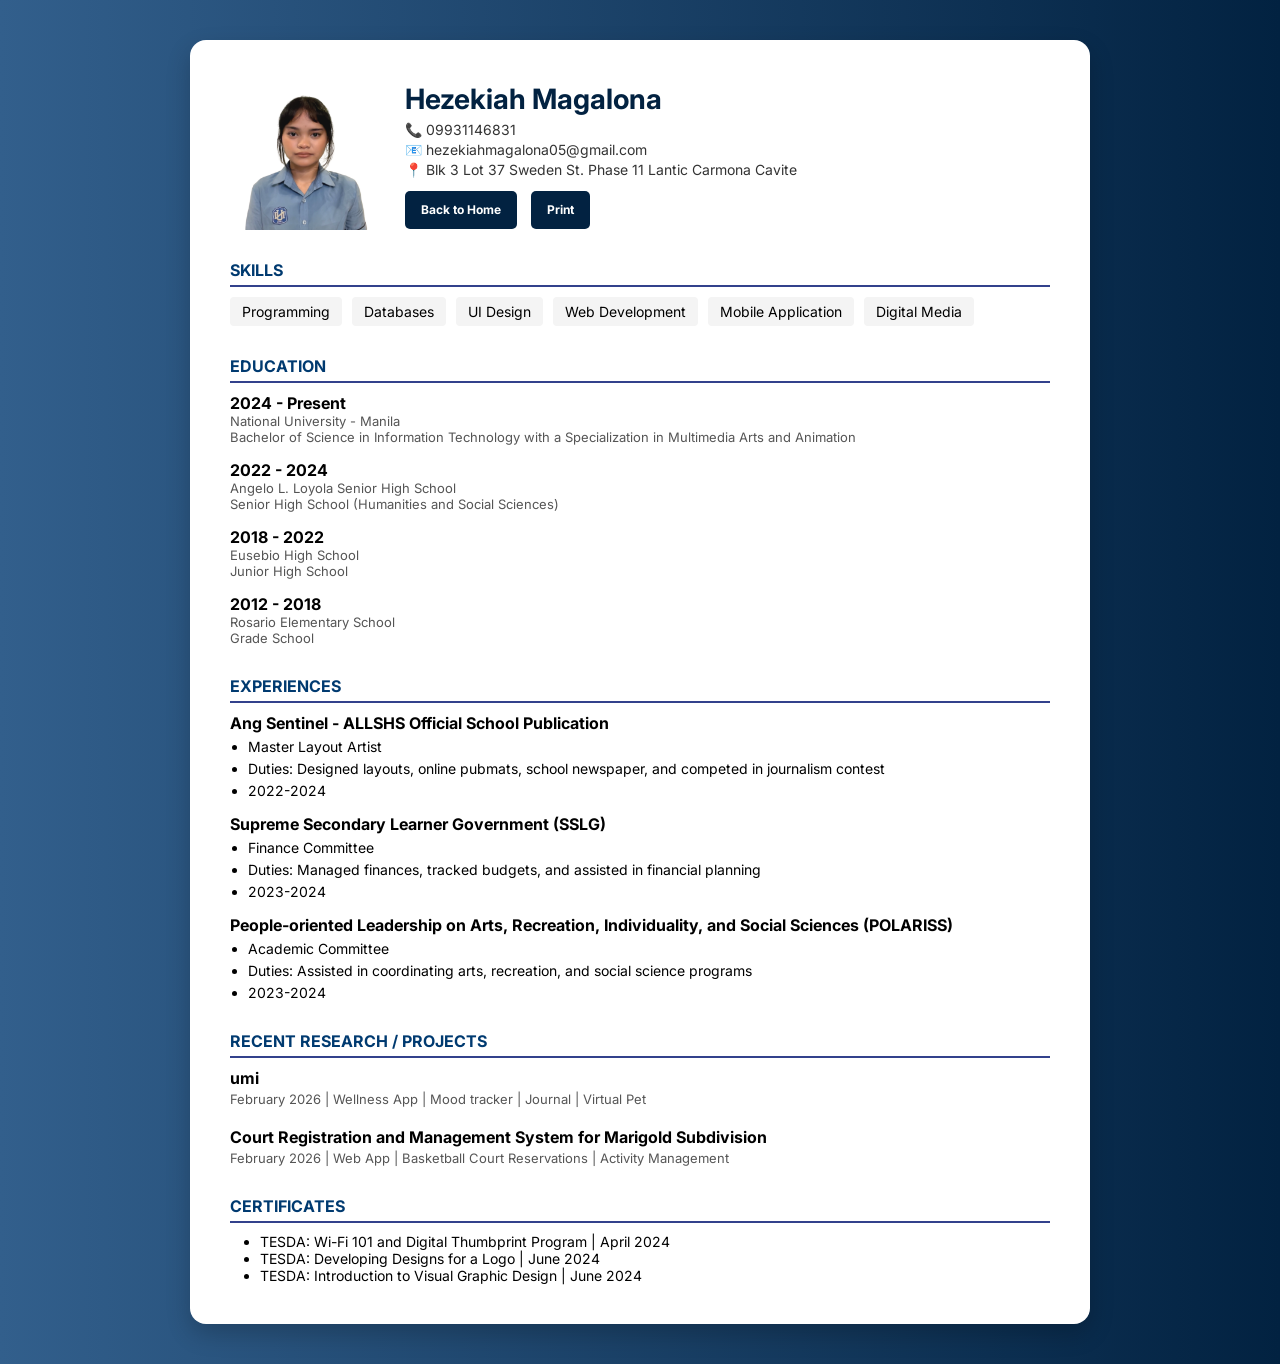
<file: pages/resume.html>
<!DOCTYPE html>
<html lang="en">
<head>
<meta charset="UTF-8">

<link rel="preconnect" href="https://fonts.googleapis.com">
<link rel="preconnect" href="https://fonts.gstatic.com" crossorigin>
<link href="https://fonts.googleapis.com/css2?family=Inter:ital,opsz,wght@0,14..32,100..900;1,14..32,100..900&display=swap" rel="stylesheet">

    <meta name="viewport" content="width=device-width, initial-scale=1.0" />
    <link rel="stylesheet" href="../styles/resume-print.css" media="print">
    <title>Resume - Hezekiah Magalona</title>

<style>
* {
    font-family: 'Inter', sans-serif;
    margin: 0;
    padding: 0;
    box-sizing: border-box;
}

body {
    background: linear-gradient(to right, #325f8c, #022241);
    display: flex;
    justify-content: center;
    align-items: flex-start;
    min-height: 100vh;
    padding: 40px 20px;
}

.card {
    background: #fff;
    width: 100%;
    max-width: 900px;
    padding: 40px;
    border-radius: 16px;
    box-shadow: 0 10px 25px rgba(0,0,0,0.2);
}

/* Header */
.header {
    display: flex;
    align-items: center;
    gap: 25px;
    margin-bottom: 30px;
}

.header img {
    width: 150px;
    height: 150px;
    border-radius: 50%;
    object-fit: cover;
}

.header-info {
    flex: 1;
}

.header-info h1 {
    font-size: 28px;
    color: #022241;
    margin-bottom: 5px;
}

.header-info p {
    margin: 3px 0;
    color: #333;
    font-size: 14px;
}

/* Buttons */
.btn-back, .btn-print {
    display: inline-block;
    margin-top: 10px;
    padding: 8px 16px;
    background: #022241;
    height: 38px;  
    color: white;
    text-decoration: none;
    border-radius: 5px;
    font-weight: bold;
    font-size: 12px;
    align-content: center;
    border: none;
    cursor: pointer;
    transition: background 0.3s;
}

.btn-back:hover, .btn-print:hover {
    background: #022241;
}

.btn-print {
    margin-left: 10px;
}

/* Sections */
.section {
    margin-top: 30px;
}

.section h2 {
    font-size: 16px;
    font-weight: bold;
    margin-bottom: 10px;
    border-bottom: 2px solid #32418C;
    padding-bottom: 5px;
    text-transform: uppercase;
    color: #003A70;
}

/* Skills */
.skills-grid {
    display: flex;
    flex-wrap: wrap;
    gap: 10px;
}

.skills-grid div {
    background: #f4f4f4;
    padding: 6px 12px;
    border-radius: 4px;
    font-size: 14px;
}

/* Entries */
.edu-entry, .exp-entry {
    margin-bottom: 15px;
}

.edu-entry span, .exp-entry span, .research-entry span {
    display: block;
    font-size: 13px;
    color: #555;
}

.exp-entry ul {
    margin-top: 5px;
    padding-left: 18px;
    font-size: 14px;
}

.exp-entry ul li {
    margin-bottom: 5px;
}

.research-title {
    font-weight: bold;
    margin-bottom: 3px;
}

/* Certificates */
.certificates-entry {
    padding-left: 30px;
    font-size: 14px;
}

/* Responsive */
@media(max-width: 600px){
    .header {
        flex-direction: column;
        text-align: center;
    }
    .header-info {
        align-items: center;
    }
    .header img {
        margin-bottom: 10px;
    }
}
</style>
</head>

<body>
<div class="card">
    <div class="header">
        <img src="../assets/picture.jpg" alt="Profile photo" style="border-radius: 2%"> 
        <div class="header-info">
            <h1>Hezekiah Magalona</h1>
            <p>📞 09931146831</p>
            <p>📧 hezekiahmagalona05@gmail.com</p>
            <p>📍 Blk 3 Lot 37 Sweden St. Phase 11 Lantic Carmona Cavite</p>
            <a href="../index.html" class="btn-back">Back to Home</a>
            <button class="btn-print" onclick="window.print()">Print</button>
        </div>
    </div>

    <section class="section">
        <h2>Skills</h2>
        <div class="skills-grid">
            <div>Programming</div>
            <div>Databases</div>
            <div>UI Design</div>
            <div>Web Development</div>
            <div>Mobile Application</div>
            <div>Digital Media</div>
        </div>
    </section>

    <section class="section education">
        <h2>Education</h2>
        <div class="edu-entry">
            <strong>2024 - Present</strong>
            <span>National University - Manila</span>
            <span>Bachelor of Science in Information Technology with a Specialization in Multimedia Arts and Animation</span>
        </div>
        <div class="edu-entry">
            <strong>2022 - 2024</strong>
            <span>Angelo L. Loyola Senior High School</span>
            <span>Senior High School (Humanities and Social Sciences)</span>
        </div>
        <div class="edu-entry">
            <strong>2018 - 2022</strong>
            <span>Eusebio High School</span>
            <span>Junior High School</span>
        </div>
        <div class="edu-entry">
            <strong>2012 - 2018</strong>
            <span>Rosario Elementary School</span>
            <span>Grade School</span>
        </div>
    </section>

    <section class="section experience">
        <h2>Experiences</h2>
        <div class="exp-entry">
            <strong>Ang Sentinel - ALLSHS Official School Publication</strong>
            <ul>
                <li>Master Layout Artist</li>
                <li>Duties: Designed layouts, online pubmats, school newspaper, and competed in journalism contest</li>
                <li>2022-2024</li>
            </ul>
        </div>
        <div class="exp-entry">
            <strong>Supreme Secondary Learner Government (SSLG)</strong>
            <ul>
                <li>Finance Committee</li>
                <li>Duties: Managed finances, tracked budgets, and assisted in financial planning</li>
                <li>2023-2024</li>
            </ul>
        </div>
        <div class="exp-entry">
            <strong>People-oriented Leadership on Arts, Recreation, Individuality, and Social Sciences (POLARISS)</strong>
            <ul>
                <li>Academic Committee</li>
                <li>Duties: Assisted in coordinating arts, recreation, and social science programs</li>
                <li>2023-2024</li>
            </ul>
        </div>
    </section>

    <section class="section research">
        <h2>Recent Research / Projects</h2>
        <div class="research-entry">
            <div class="research-title">umi</div>
            <span>February 2026 | Wellness App | Mood tracker | Journal | Virtual Pet</span><br>
        </div>
        <div class="research-entry">
            <div class="research-title">Court Registration and Management System for Marigold Subdivision</div>
            <span>February 2026 | Web App | Basketball Court Reservations | Activity Management</span>
        </div>
    </section>

    <section class="section certificates">
        <h2>Certificates</h2>
        <ul class="certificates-entry">
            <li>TESDA: Wi-Fi 101 and Digital Thumbprint Program | April 2024</li>
            <li>TESDA: Developing Designs for a Logo | June 2024</li>
            <li>TESDA: Introduction to Visual Graphic Design | June 2024</li>
        </ul>
    </section>
</div>
</body>
</html>
</file>
<file: styles/resume-print.css>
@media print {
    /* Scale entire page */
    body {
        zoom: 0.74;      
    }

    @page {
        size: A4;
        margin: 15mm;
    }
}
  
    .card {
      box-shadow: none !important;
      border-radius: 0 !important;
      padding: 0 !important;
    }
  
    .header {
      display: flex !important;
      flex-direction: column !important;   
      align-items: center !important;     
      justify-content: center !important;
      text-align: center !important;
      margin-bottom: 15px;
    }
  
    .header img {
      width: 80px;
      height: 80px;
      border-radius: 50%;
      margin-bottom: 8px;
    }
  
    .header-info {
      text-align: center;
    }
  
    .header-info h1 {
      font-size: 18px;
      margin-bottom: 4px;
    }
  
    .header-info p {
      font-size: 11px;
      margin: 2px 0;
    }
  
    /* Sections */
    .section {
      margin-bottom: 10px;
      page-break-inside: avoid;
    }
  
    .section h2 {
        font-size: 14px;      
        font-weight: bold;    
        border-bottom: 1px solid #000;
        margin-bottom: 6px;   
    }
  
    /* Skills */
    .skills-grid {
      display: grid;
      grid-template-columns: repeat(3, 1fr);
      gap: 5px;
    }
  
    /* Entries */
    .edu-entry,
    .exp-entry {
      margin-bottom: 6px;
    }
  
    .exp-entry ul {
      padding-left: 15px;
    }
  
    .exp-entry li {
      margin-bottom: 2px;
    }
  
    /* 🔥 HIDE ALL BUTTONS */
    .btn,
    .btn-group,
    .btn-back,
    .btn-print {
      display: none !important;
    }
</file>
